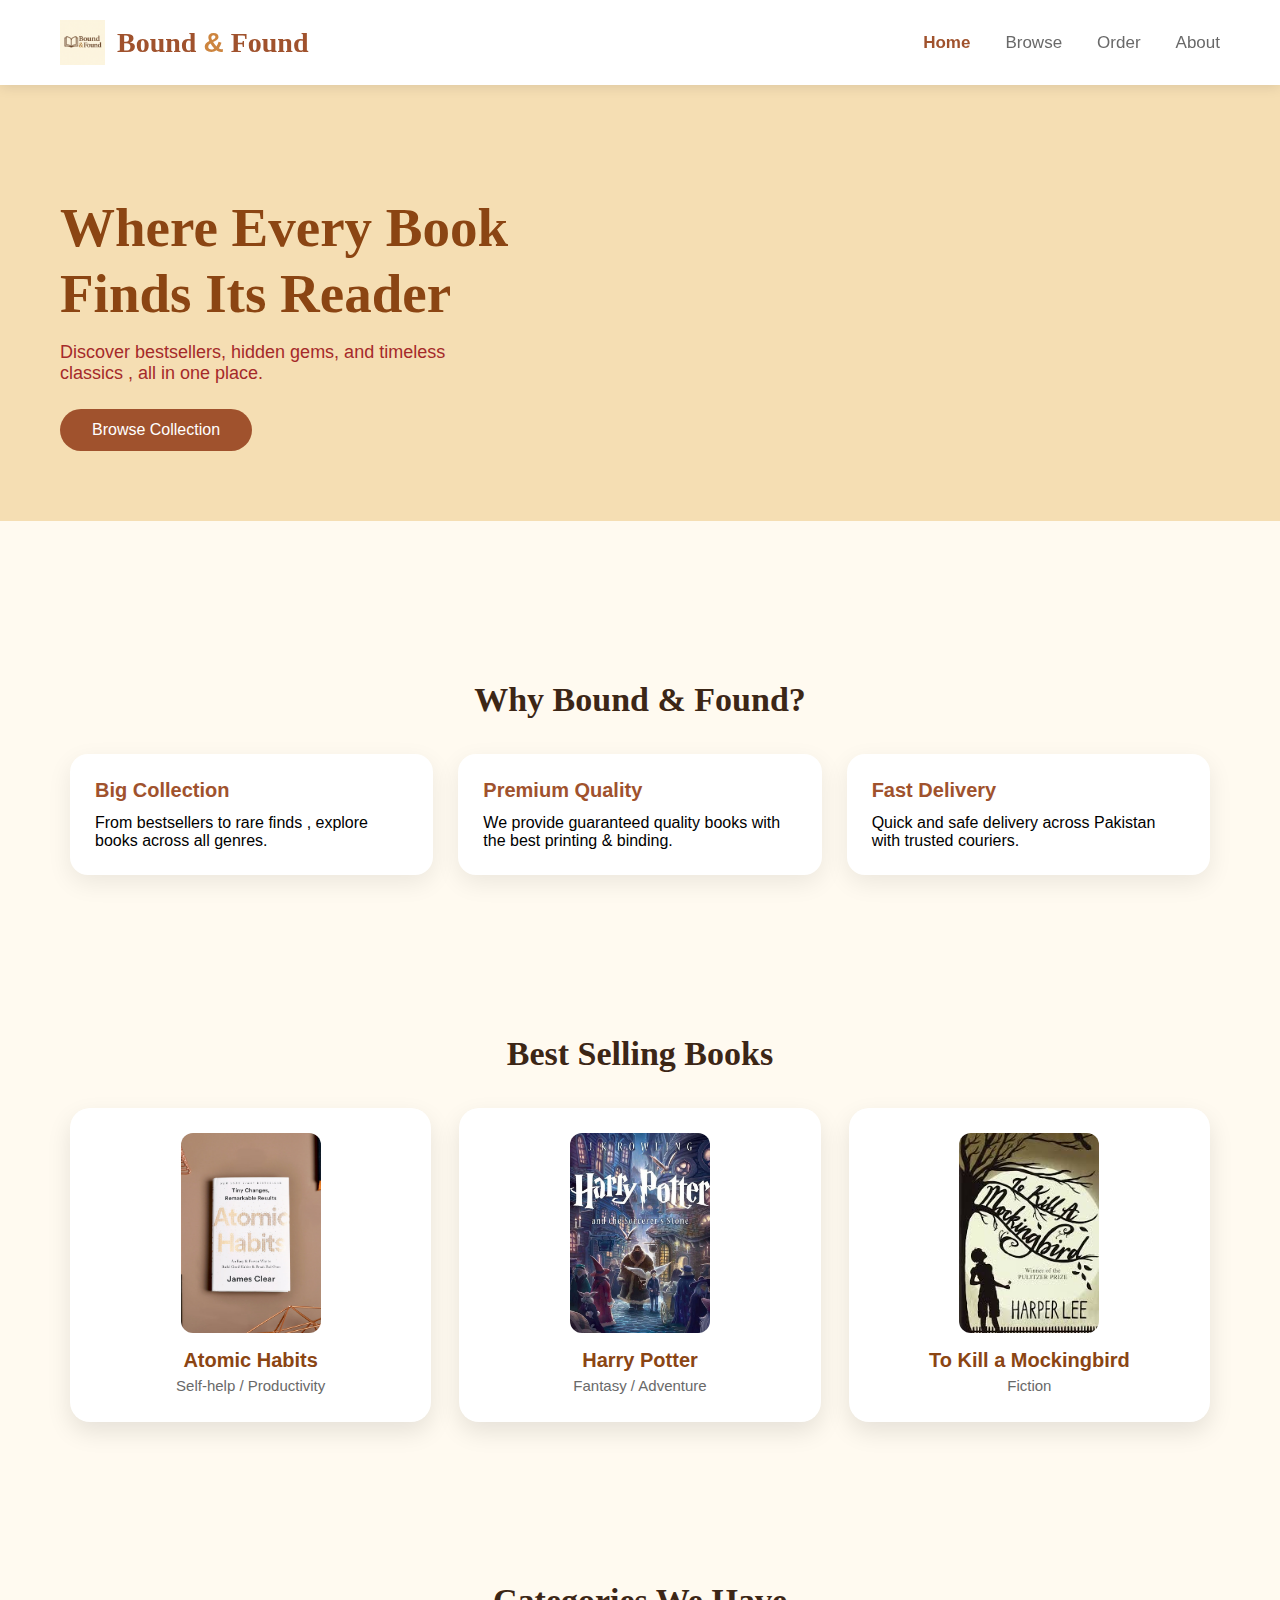
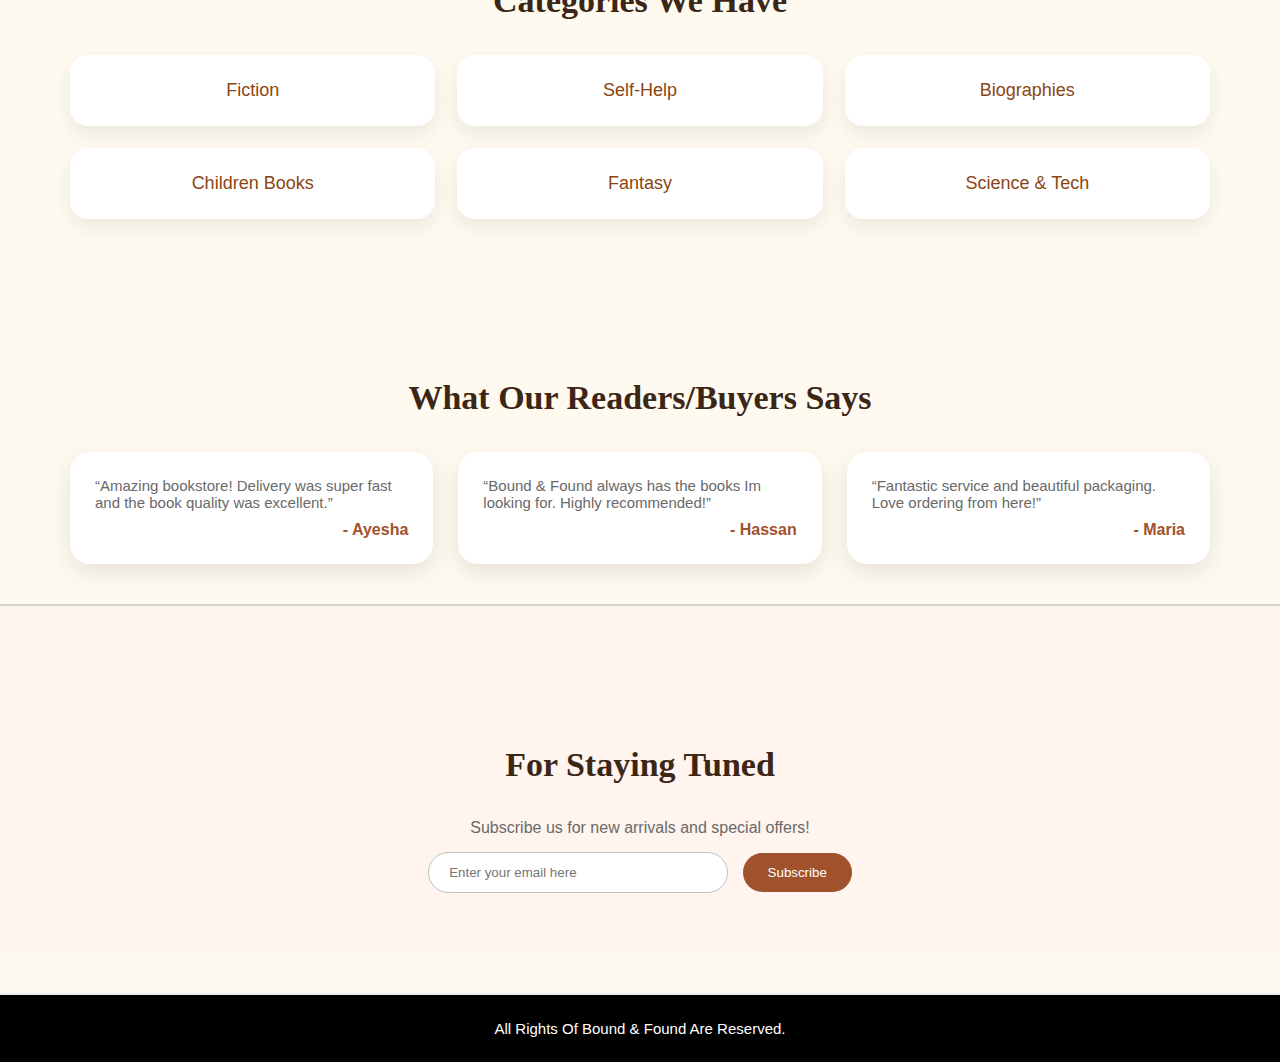
<file: index.html>
<!DOCTYPE html>
<html lang="en">
<head>
    <meta charset="UTF-8">
    <meta name="viewport" content="width=device-width, initial-scale=1.0">
    <title>Bound & Found | Online Bookstore</title>
    <link rel="stylesheet" href="css/style.css">
</head>
<body>


    <header class="navbar">
        <div class="logo-box">
            <img src="images\IMG_6926.PNG" class="logo-img" alt="Bound & Found Logo">
            <h1 class="logo-text">Bound <span>&</span> Found</h1>
        </div>
        <nav>
            <ul class="nav-links">
                <li><a class="active" href="#">Home</a></li>
                <li><a href="books.html">Browse</a></li>
                <li><a href="order.html">Order</a></li>
                <li><a href="about.html">About</a></li>
            </ul>
        </nav>
    </header>
    <section class="hero">
        <div class="hero-content">
            <h2 class="hero-title">Where Every Book <br> Finds Its Reader</h2>
            <p class="hero-subtitle">Discover bestsellers, hidden gems, and timeless classics , all in one place.</p>
            <a href="books.html" class="hero-btn">Browse Collection</a>
        </div>
    </section>
    <section class="why">
        <h2 class="section-title">Why Bound & Found?</h2>
        <div class="why-grid">
            <div class="why-card">
                <h3>Big Collection</h3>
                <p>From bestsellers to rare finds , explore books across all genres.</p>
            </div>
            <div class="why-card">
                <h3> Premium Quality</h3>
                <p>We provide guaranteed quality books with the best printing & binding.</p>
            </div>
            <div class="why-card">
                <h3> Fast Delivery</h3>
                <p>Quick and safe delivery across Pakistan with trusted couriers.</p>
            </div>
        </div>
    </section>
    <section class="featured">
        <h2 class="section-title">Best Selling Books</h2>
        <div class="featured-grid">
            <div class="book-card">
                <img src="images\atomic-habits.jpg" alt="">
                <h3>Atomic Habits</h3>
                <p>Self-help / Productivity</p>
            </div>
            <div class="book-card">
                <img src="images\download.jpeg" alt="">
                <h3>Harry Potter</h3>
                <p>Fantasy / Adventure</p>
            </div>
            <div class="book-card">
            <img src="images\mocking bird.jpeg" alt="">
                <h3>To Kill a Mockingbird</h3>
                <p>Fiction</p>
        </div>
    </section>

  
    <section class="categories">
        <h2 class="section-title">Categories We Have</h2>
        <div class="cat-grid">
            <div class="cat-card">Fiction</div>
            <div class="cat-card">Self-Help</div>
            <div class="cat-card">Biographies</div>
            <div class="cat-card">Children Books</div>
            <div class="cat-card">Fantasy</div>
            <div class="cat-card">Science & Tech</div>
        </div>
    </section>
    <section class="comments">
        <h2 class="section-title">What Our Readers/Buyers Says</h2>
        <div class="comments-grid">
            <div class="comments-card">
                <p>“Amazing bookstore! Delivery was super fast and the book quality was excellent.”</p>
                <h4>- Ayesha</h4>
            </div>
            <div class="comments-card">
                <p>“Bound & Found always has the books Im looking for. Highly recommended!”</p>
                <h4>- Hassan</h4>
            </div>
            <div class="comments-card">
                <p>“Fantastic service and beautiful packaging. Love ordering from here!”</p>
                <h4>- Maria</h4>
            </div>
        </div>
    </section>

    
    <section class="updates">
        <h2 class="section-title">For Staying Tuned</h2>
        <p class="updates-text">Subscribe us for new arrivals and special offers!</p>
        <form class="updates-form">
            <input type="email" placeholder="Enter your email here" required>
            <button type="submit">Subscribe</button>
        </form>
    </section>

  
    <footer class="footer">
        <p>All Rights Of Bound & Found Are Reserved.</p>
    </footer>

</body>
</html>
</file>
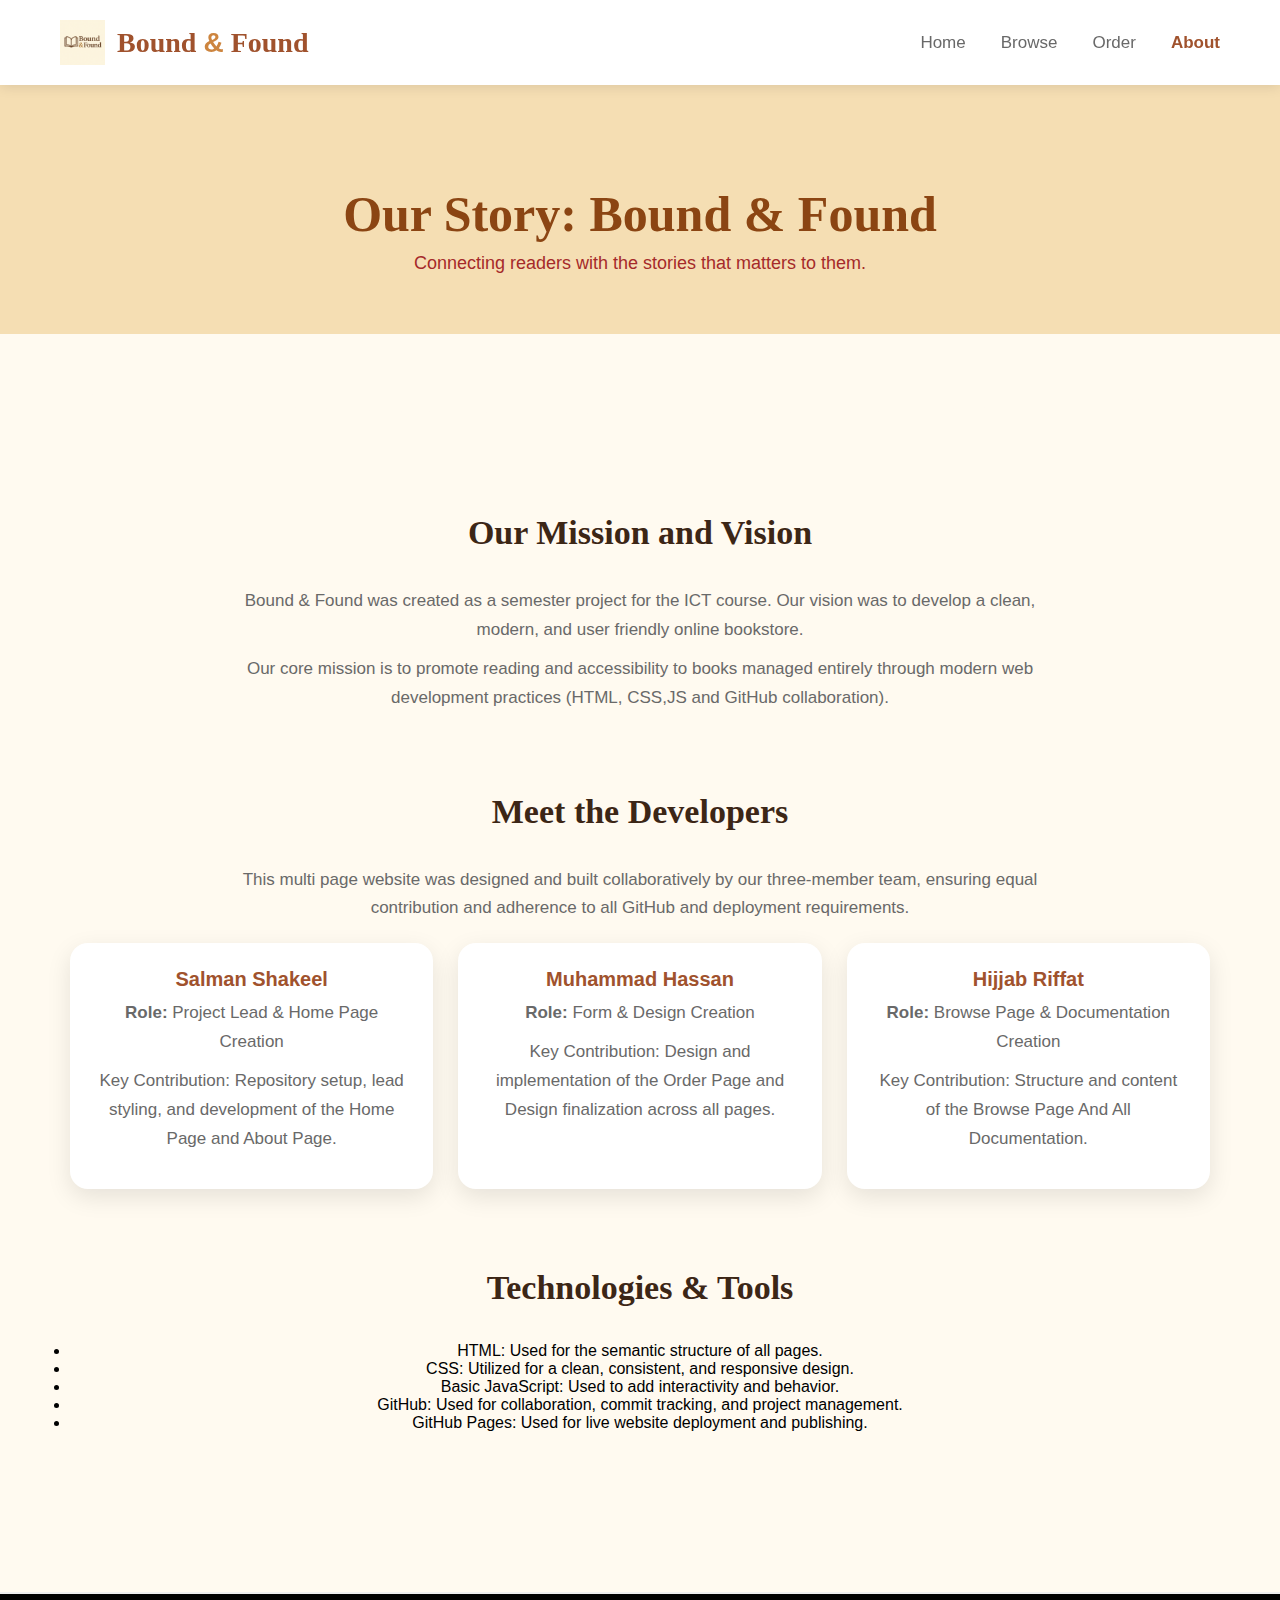
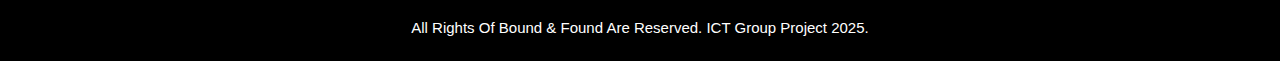
<file: about.html>
<!DOCTYPE html>
<html lang="en">
<head>
    <meta charset="UTF-8">
    <meta name="viewport" content="width=device-width, initial-scale=1.0">
    <title>About Us | Bound & Found</title>
    <link rel="stylesheet" href="css/style.css">
</head>
<body>

    <header class="navbar">
        <div class="logo-box">
            <img src="images/IMG_6926.PNG" class="logo-img" alt="Bound & Found Logo">
            <h1 class="logo-text">Bound <span>&</span> Found</h1>
        </div>
        <nav>
            <ul class="nav-links">
                <li><a href="index.html">Home</a></li>
                <li><a href="books.html">Browse</a></li>
                <li><a href="order.html">Order</a></li>
                <li><a class="active" href="about.html">About</a></li>
            </ul>
        </nav>
    </header>

    <section class="about-hero">
        <h1>Our Story: Bound & Found</h1>
        <p>Connecting readers with the stories that matters to them.</p>
    </section>

    <main class="about-container">
        
        <div class="about-box">
            <h2 class="section-title">Our Mission and Vision</h2>
            <p>
                Bound & Found was created as a semester project for the ICT course. Our vision was to develop a clean, modern, and user friendly online bookstore.
            </p>
            <p>
                Our core mission is to promote reading and accessibility to books  managed entirely through modern web development practices (HTML, CSS,JS and GitHub collaboration).
            </p>
            </div>

        <div class="about-box">
            <h2 class="section-title">Meet the Developers </h2>
            <p>
                This multi page website was designed and built collaboratively by our three-member team, ensuring equal contribution and adherence to all GitHub and deployment requirements.
            </p>

            <div class="team-grid">
                
                <div class="team-card">
                    <h3>Salman Shakeel</h3>
                    <p><strong>Role:</strong> Project Lead & Home Page Creation</p>
                    <p>
                        Key Contribution: Repository setup, lead styling, and development of the Home Page and About Page.
                    </p>
                </div>
                
                <div class="team-card">
                    <h3>Muhammad Hassan</h3>
                    <p><strong>Role:</strong> Form & Design Creation</p>
                    <p>
                        Key Contribution: Design and implementation of the Order Page and Design finalization across all pages.
                </div>
                
                <div class="team-card">
                    <h3>Hijjab Riffat</h3>
                    <p><strong>Role:</strong> Browse Page & Documentation Creation</p>
                    <p>
                        Key Contribution: Structure and content of the Browse Page And All Documentation.
                    </p>
                </div>

            </div>
        </div>
        
        <div class="about-box">
            <h2 class="section-title">Technologies & Tools</h2>
            <ul class="tech-list">
                <li>HTML: Used for the semantic structure of all pages.</li>
                <li>CSS: Utilized for a clean, consistent, and responsive design.</li>
                <li>Basic JavaScript: Used to add interactivity and behavior. </li>
                <li>GitHub: Used for collaboration, commit tracking, and project management.</li>
                <li>GitHub Pages: Used for live website deployment and publishing.</li>
            </ul>
        </div>
    </main>

    <footer class="footer">
        <p>All Rights Of Bound & Found Are Reserved. ICT Group Project 2025.</p>
    </footer>

</body>
</html>
</file>
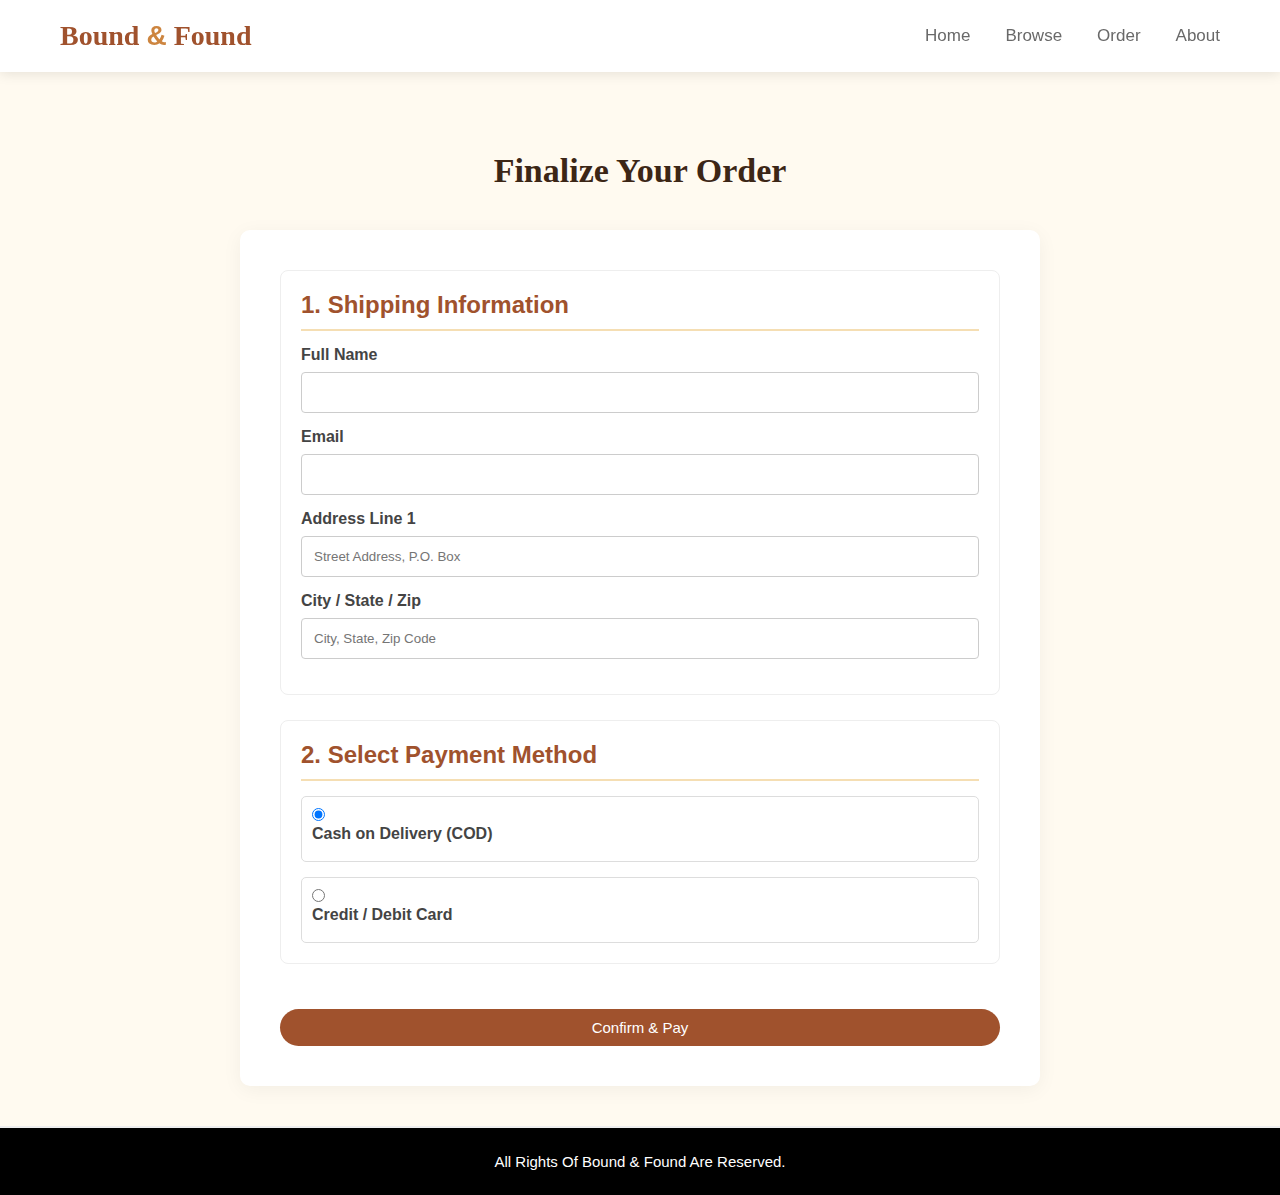
<file: checkout.html>
<!DOCTYPE html>
<html lang="en">
<head>
    <meta charset="UTF-8">
    <meta name="viewport" content="width=device-width, initial-scale=1.0">
    <title>Checkout - Payment & Address</title>
    <link href="css/style.css" rel="stylesheet">
    <style>
        .checkout-container {
            max-width: 800px;
            margin: 40px auto;
            padding: 40px;
            background: white;
            border-radius: 10px;
            box-shadow: 0 4px 20px rgba(0, 0, 0, 0.05);
            min-height: 70vh;
        }

        .checkout-form-group {
            margin-bottom: 25px;
            padding: 20px;
            border: 1px solid #eee;
            border-radius: 8px;
        }

        .checkout-form-group h2 {
            font-size: 24px;
            color: sienna;
            border-bottom: 2px solid wheat;
            padding-bottom: 10px;
            margin-bottom: 15px;
        }

        label {
            display: block;
            margin-bottom: 8px;
            font-weight: 600;
            color: #444;
        }

        input[type="text"], input[type="email"] {
            width: 100%;
            padding: 12px;
            margin-bottom: 15px;
            border: 1px solid #ccc;
            border-radius: 4px;
            box-sizing: border-box;
        }

        .payment-options {
            display: flex;
            flex-direction: column;
            gap: 15px;
            margin-top: 10px;
        }

        .payment-options div {
            padding: 10px;
            border: 1px solid #ddd;
            border-radius: 5px;
            cursor: pointer;
            transition: 0.2s;
        }

        .payment-options div:hover {
            background: floralwhite;
        }

        .payment-options input[type="radio"] {
            margin-right: 10px;
        }

        #card-details {
            margin-top: 15px;
            padding: 15px;
            border-top: 1px dashed #ccc;
            display: none;
        }

        .card-row {
            display: flex;
            gap: 20px;
        }

        .card-row .input-wrapper {
            flex: 1;
        }
    </style>
</head>
<body>
    <header class="navbar">
        <div class="logo-box">
            <h1 class="logo-text">Bound <span>&</span> Found</h1>
        </div>
        <nav>
            <ul class="nav-links">
                <li><a href="index.html">Home</a></li>
                <li><a href="books.html">Browse</a></li>
                <li><a href="order.html">Order</a></li>
                <li><a href="about.html">About</a></li>
            </ul>
        </nav>
    </header>

    <div class="heading-container">
        <h1 class="section-title">Finalize Your Order</h1>
    </div>

    <div class="checkout-container">
        <form id="checkout-form">
            <div class="checkout-form-group">
                <h2>1. Shipping Information</h2>
                <label for="name">Full Name</label>
                <input type="text" id="name" name="name" required>

                <label for="email">Email</label>
                <input type="email" id="email" name="email" required>

                <label for="address">Address Line 1</label>
                <input type="text" id="address" name="address" placeholder="Street Address, P.O. Box" required>

                <label for="city">City / State / Zip</label>
                <input type="text" id="city" name="city" placeholder="City, State, Zip Code" required>
            </div>

            <div class="checkout-form-group">
                <h2>2. Select Payment Method</h2>
                <div class="payment-options">
                    <div>
                        <input type="radio" id="cod" name="paymentMethod" value="cod" required checked>
                        <label for="cod">Cash on Delivery (COD)</label>
                    </div>
                    <div>
                        <input type="radio" id="card" name="paymentMethod" value="card">
                        <label for="card">Credit / Debit Card</label>
                    </div>
                </div>

                <div id="card-details">
                    <label for="cardNumber">Card Number</label>
                    <input type="text" id="cardNumber" placeholder="XXXX XXXX XXXX XXXX">
                    
                    <div class="card-row">
                        <div class="input-wrapper">
                            <label for="expiry">Expiry (MM/YY)</label>
                            <input type="text" id="expiry" placeholder="01/26">
                        </div>
                        <div class="input-wrapper">
                            <label for="cvv">CVV</label>
                            <input type="text" id="cvv" placeholder="123">
                        </div>
                    </div>
                </div>
            </div>

            <button type="submit" class="add-cart-btn" style="width: 100%; margin-top: 20px;">
                Confirm & Pay
            </button>
        </form>
    </div>

    <footer class="footer">
        <p>All Rights Of Bound & Found Are Reserved.</p>
    </footer>

    <script src="script.js"></script>
</body>
</html>
</file>
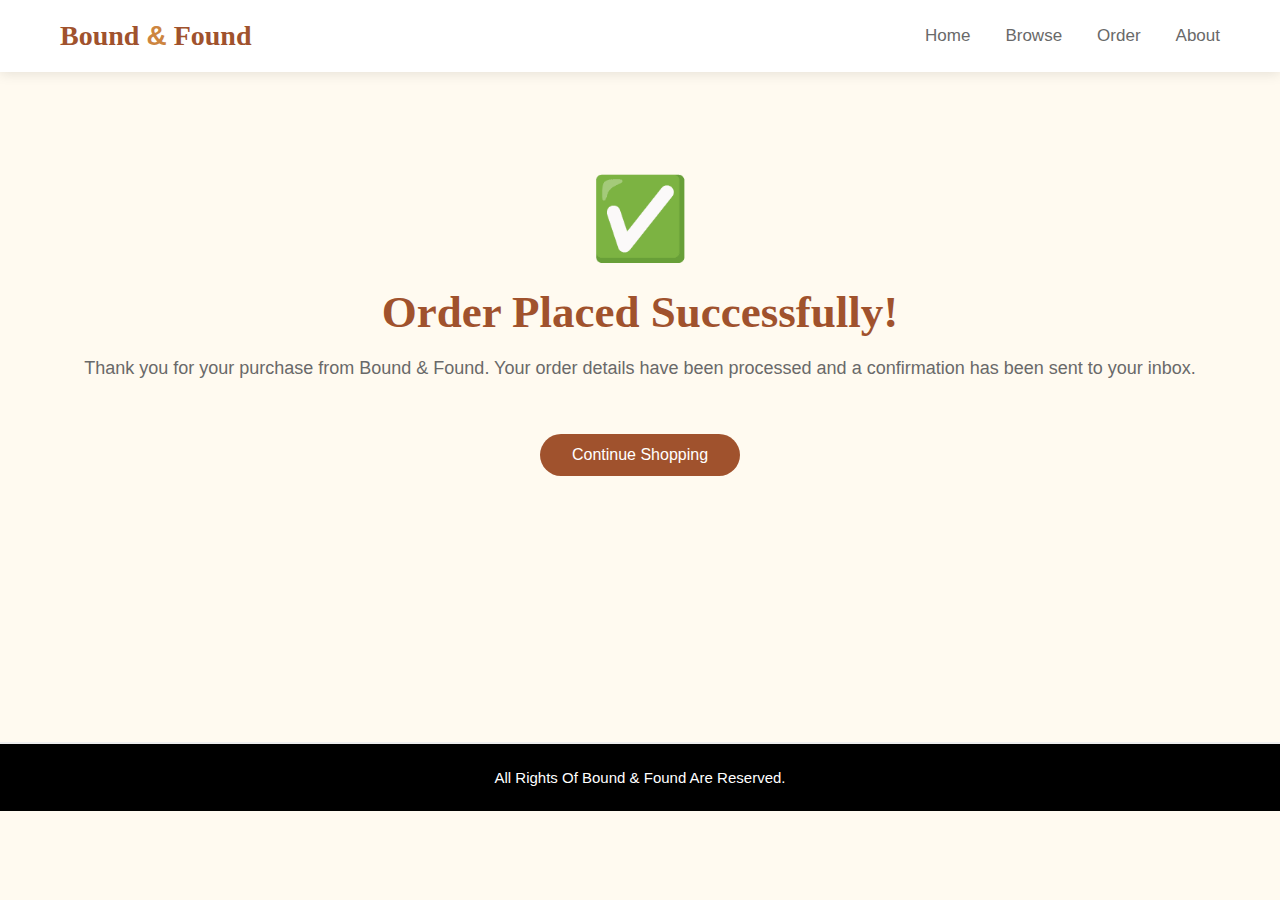
<file: order-success.html>
<!DOCTYPE html>
<html lang="en">
<head>
    <meta charset="UTF-8">
    <meta name="viewport" content="width=device-width, initial-scale=1.0">
    <title>Order Success</title>
    <link href="css/style.css" rel="stylesheet">
    <style>
        .success-container {
            text-align: center;
            padding: 100px 70px;
            min-height: 70vh;
        }
        .success-container h1 {
            font-size: 45px;
            color: sienna;
            margin-bottom: 20px;
            font-family: 'Playfair Display', serif;
        }
        .success-container p {
            font-size: 18px;
            color: dimgray;
            margin-bottom: 30px;
        }
        .success-icon {
            font-size: 80px;
            color: forestgreen;
            margin-bottom: 20px;
            display: block;
        }
    </style>
</head>
<body>
    <header class="navbar">
        <div class="logo-box">
            <h1 class="logo-text">Bound <span>&</span> Found</h1>
        </div>
        <nav>
            <ul class="nav-links">
                <li><a href="index.html">Home</a></li>
                <li><a href="books.html">Browse</a></li>
                <li><a href="order.html">Order</a></li>
                <li><a href="about.html">About</a></li>
                
            </ul>
        </nav>
    </header>

    <div class="success-container">
        <span class="success-icon">✅</span>
        <h1>Order Placed Successfully!</h1>
        <p>Thank you for your purchase from Bound & Found. Your order details have been processed  and a confirmation has been sent to your inbox.</p>
        <a href="books.html" class="hero-btn">Continue Shopping</a>
    </div>

    <footer class="footer">
        <p>All Rights Of Bound & Found Are Reserved.</p>
    </footer>
    <script src="script.js"></script>
</body>
</html>
</file>
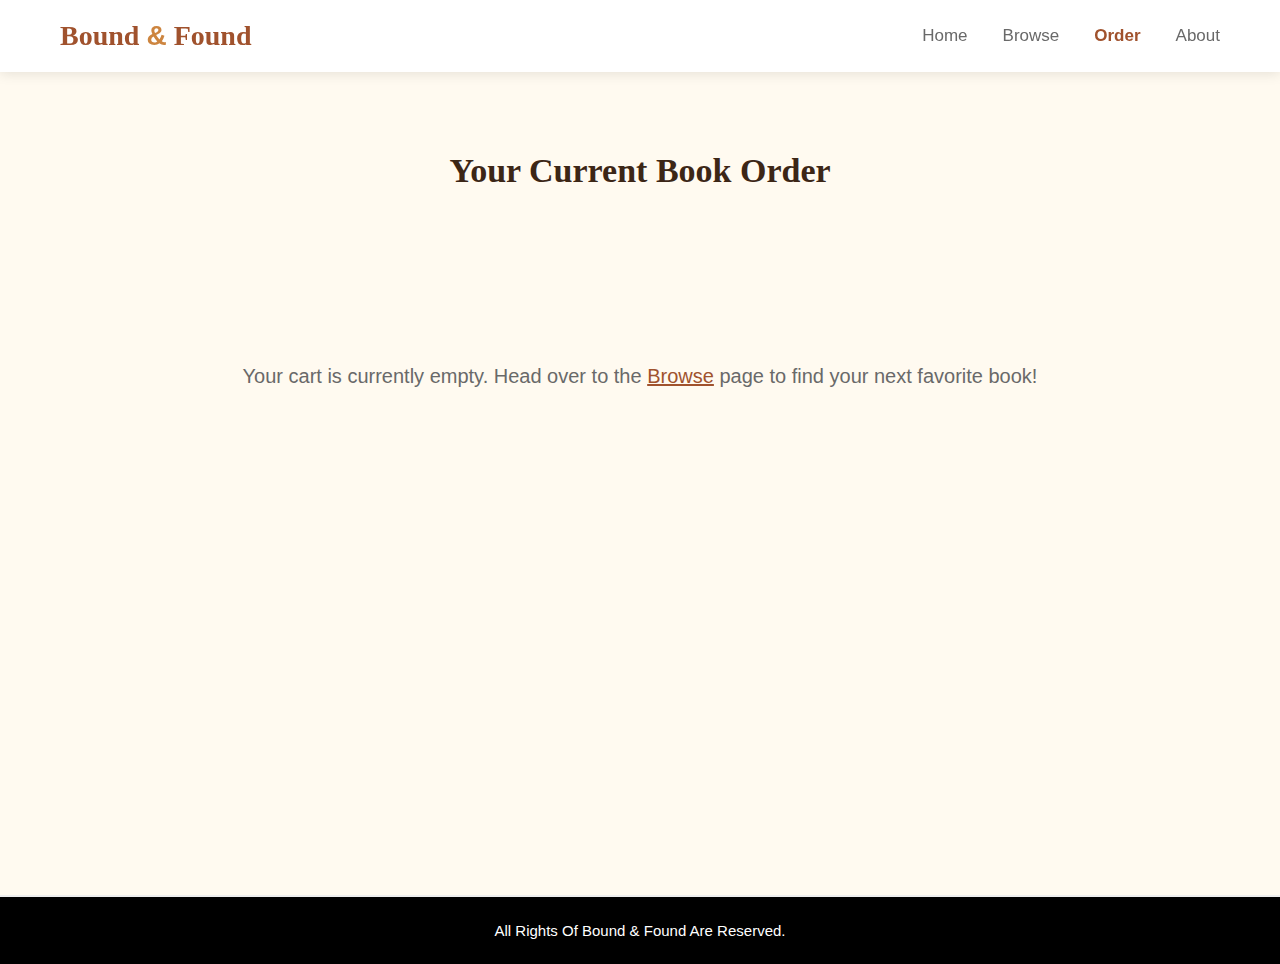
<file: order.html>
<!DOCTYPE html>
<html lang="en">
<head>
    <meta charset="UTF-8">
    <meta name="viewport" content="width=device-width, initial-scale=1.0">
    <title>Your Order - Bound & Found</title>
    <link href="css/style.css" rel="stylesheet">
    <style>
        /* Specific styles for the order page */
        .cart-container {
            padding: 40px 70px;
            min-height: 70vh;
        }
        .cart-item {
            display: flex;
            justify-content: space-between;
            align-items: center;
            padding: 15px 0;
            border-bottom: 1px dashed #ccc;
        }
        .item-details {
            display: flex;
            align-items: center;
            gap: 20px;
        }
        .item-details img {
            width: 60px;
            height: 90px;
            object-fit: cover;
            border-radius: 5px;
        }
        .item-info h4 {
            color: saddlebrown;
            font-size: 18px;
        }
        .item-info p {
            color: dimgray;
            font-size: 14px;
        }
        .item-actions {
            display: flex;
            align-items: center;
            gap: 15px;
        }
        .item-price {
            font-weight: 600;
            color: #333;
        }
        .remove-btn {
            background: #D9534F; /* Red color for removal */
            color: white;
            border: none;
            padding: 8px 12px;
            border-radius: 5px;
            cursor: pointer;
            font-size: 14px;
            transition: 0.3s;
        }
        .remove-btn:hover {
            background: #C9302C;
        }
        .cart-summary {
            margin-top: 40px;
            padding: 20px;
            border-top: 2px solid sienna;
            max-width: 400px;
            margin-left: auto;
            background: white;
            border-radius: 10px;
            box-shadow: 0 5px 15px rgba(0, 0, 0, 0.05);
        }
        .summary-line {
            display: flex;
            justify-content: space-between;
            margin-bottom: 10px;
            font-size: 16px;
        }
        .summary-total {
            font-size: 20px;
            font-weight: 700;
            color: sienna;
            border-top: 1px solid #ddd;
            padding-top: 10px;
            margin-top: 10px;
        }
        .empty-cart {
            text-align: center;
            padding: 100px 0;
            font-size: 20px;
            color: dimgray;
        }
    </style>
</head>
<body>
    <header class="navbar">
        <div class="logo-box">
            <h1 class="logo-text">Bound <span>&</span> Found</h1>
        </div>
        <nav>
            <ul class="nav-links">
                <li><a href="index.html">Home</a></li>
                <li><a href="books.html">Browse</a></li>
                <li><a class="active" href="order.html">Order</a></li>
                <li><a href="about.html">About</a></li>
            </ul>
        </nav>
    </header>

    <div class="heading-container">
        <h1 class="section-title">Your Current Book Order</h1>
    </div>

    <div class="cart-container">
        <div id="cart-items-list">
            </div>

        <div id="cart-summary" class="cart-summary" style="display:none;">
            <h2>Order Summary</h2>
            <div class="summary-line">
                <span>Subtotal:</span>
                <span id="cart-subtotal"></span>
            </div>
            <div class="summary-line">
                <span>Tax (5%):</span>
                <span id="cart-tax"></span>
            </div>
            <div class="summary-total summary-line">
                <span>Grand Total:</span>
                <span id="cart-total"></span>
            </div>
            <button id="checkout-btn" class="add-cart-btn" style="width: 100%; margin-top: 20px;">
                Proceed to Checkout
            </button>
        </div>
        
        <div id="empty-cart-message" class="empty-cart" style="display:none;">
            Your cart is currently empty. Head over to the <a href="books.html" style="color: sienna;">Browse</a> page to find your next favorite book!
        </div>
    </div>

    <footer class="footer">
        <p>All Rights Of Bound & Found Are Reserved.</p>
    </footer>

    <script src="script.js"></script>
</body>
</html>
</file>
<file: css/style.css>
* {
    margin: 0;
    padding: 0;
    box-sizing: border-box;
    font-family: 'Poppins', sans-serif;
}

body {
    background: floralwhite;
    color: black;
    scroll-behavior: smooth;
}
.navbar {
    display: flex;
    justify-content: space-between;
    align-items: center;
    padding: 20px 60px;
    background: white;
    box-shadow: 0 2px 12px rgba(0, 0, 0, 0.1);
    position: sticky;
    top: 0;
    z-index: 100;
}
.logo-box {
    display: flex;
    align-items: center;
    gap: 12px;
}
.logo-img {
    width: 45px;
    height: 45px;
}
.logo-text {
    font-family: 'Playfair Display', serif;
    font-size: 28px;
    font-weight: 700;
    color: sienna;
}
.logo-text span {
    color: peru;
}
.nav-links {
    display: flex;
    list-style: none;
    gap: 35px;
}
.nav-links a {
    text-decoration: none;
    font-size: 17px;
    color: dimgray;
    transition: 0.3s;
    font-weight: 500;
}
.nav-links a:hover,
.nav-links .active {
    color: sienna;
   font-weight: 600;
}
.hero {
    background: wheat;
    padding: 110px 60px;
    background-size: cover;
    background-position: center;
    text-align: left;
    position: relative;
}
.hero-title {
    font-size: 55px;
    line-height: 1.2;
    font-family: 'Playfair Display', serif;
    color: saddlebrown;
}
.hero-subtitle {
    margin-top: 15px;
    color: brown;
    font-size: 18px;
    max-width: 450px;
}
.hero-btn {
    display: inline-block;
    margin-top: 25px;
    padding: 12px 32px;
    background: sienna;
    color: white;
    text-decoration: none;
    border-radius: 30px;
    font-size: 16px;
    transition: 0.3s;
}
.hero-btn:hover {
    background: chocolate;
}
.hero::after {
    content: '';
    position: absolute;
    bottom: -40px;
    left: 0;
    height: 80px;
    width: 100%;
    background: floralwhite;
    border-bottom-left-radius: 50% 40px;
    border-bottom-right-radius: 50% 40px;
}
.section-title {
    text-align: center;
    margin: 80px 0 35px;
    font-size: 30px;
    font-family: 'Playfair Display', serif;
    color: rgb(60, 38, 22);
}
.why {
    padding: 40px 70px;
}
.why-grid {
    display: grid;
    grid-template-columns: repeat(3, 1fr);
    gap: 25px;
}
.why-card {
    background: white;
    padding: 25px;
    border-radius: 18px;
    box-shadow: 0 8px 25px rgba(0, 0, 0, 0.08);
    transition: 0.3s;
}
.why-card:hover {
    transform: translateY(-8px);
}
.why-card h3 {
    margin-bottom: 12px;
    color: sienna;
    font-size: 20px;
}
.featured {
    padding: 40px 70px;
}
.featured-grid {
    display: grid;
    grid-template-columns: repeat(3, 1fr);
    gap: 28px;
}
.book-card {
    background: white;
    border-radius: 20px;
    padding: 25px;
    text-align: center;
    box-shadow: 0 10px 25px rgba(0, 0, 0, 0.1);
    transition: 0.3s ease;
}
.book-card:hover {
    transform: translateY(-10px);
}
.book-card img {
    width: 140px;
    height: 200px;
    object-fit: cover;
    border-radius: 12px;
    margin-bottom: 12px;
}
.book-card h3 {
    color: saddlebrown;
    font-size: 20px;
    margin-bottom: 5px;
}
.book-card p {
    color: dimgray;
}
.categories {
    padding: 40px 70px;
}
.cat-grid {
    display: grid;
    grid-template-columns: repeat(3, 1fr);
    gap: 22px;
}
.cat-card {
    background: white;
    padding: 25px;
    border-radius: 18px;
    text-align: center;
    font-size: 18px;
    font-weight: 500;
    color: saddlebrown;
    box-shadow: 0 8px 20px rgba(0, 0, 0, 0.08);
    transition: 0.3s;
    cursor: pointer;
}
.cat-card:hover {
    background: sienna;
    color: white;
}
.comments {
    padding: 40px 70px;
}
.comments-grid {
    display: grid;
    grid-template-columns: repeat(3, 1fr);
    gap: 25px;
}
.comments-card {
    background: white;
    padding: 25px;
    border-radius: 20px;
    box-shadow: 0 8px 25px rgba(0, 0, 0, 0.1);
}
.comments-card p {
    font-size: 15px;
    color: dimgray;
    margin-bottom: 10px;
}
.comments-card h4 {
    text-align: right;
    color: sienna;
    font-weight: 600;
}
.updates {
    padding: 60px 70px;
    text-align: center;
    background: seashell;
    border-top: 2px solid lightgray;
}
.updates-text {
    color: dimgray;
    margin-bottom: 15px;
}
.updates-form input {
    padding: 12px 20px;
    width: 300px;
    border-radius: 30px;
    border: 1px solid silver;
    outline: none;
    margin-right: 10px;
}

.updates-form button {
    padding: 12px 25px;
    border: none;
    border-radius: 30px;
    background: sienna;
    color: white;
    cursor: pointer;
    transition: 0.3s;
}

.updates-form button:hover {
    background: chocolate;
}
.footer {
    text-align: center;
    padding: 25px;
    background:black;
    border-top: 2px solid #eee;
    font-size: 15px;
    margin-top: 40px;
    color: white;
}
* {
    margin: 0;
    padding: 0;
    box-sizing: border-box;
    font-family: 'Poppins', sans-serif;
}
* {
    margin: 0;
    padding: 0;
    box-sizing: border-box;
    font-family: 'Poppins', sans-serif;
}
body {
    background: floralwhite;
    color: black;
}
.navbar {
    display: flex;
    justify-content: space-between;
    align-items: center;
    padding: 20px 60px;
    background: white;
    box-shadow: 0 2px 12px rgba(0, 0, 0, 0.1);
    position: sticky;
    top: 0;
    z-index: 100;
}
.logo-text {
    font-family: 'Playfair Display', serif;
    font-size: 28px;
    font-weight: 700;
    color: sienna;
}
.logo-text span {
    color: peru;
}
.nav-links {
    display: flex;
    list-style: none;
    gap: 35px;
}
.nav-links a {
    text-decoration: none;
    font-size: 17px;
    color: dimgray;
    transition: 0.3s;
    font-weight: 500;
}
.nav-links a:hover,
.nav-links .active {
    color: sienna;
    font-weight: 600;
}
.heading-container {
    text-align: center;
    margin: 60px 0 30px;
}
.section-title {
    font-size: 34px;
    font-family: 'Playfair Display', serif;
    color: rgb(60, 38, 22);
}
.category {
    padding: 20px 70px 50px;
}
.category h2 {
    margin-bottom: 20px;
    font-size: 35px;
    font-family: 'Playfair Display', serif;
    color: rgb(100, 57, 37);
}
.books-grid {
    display: grid;
    grid-template-columns: repeat(3, 1fr);
    gap: 28px;
}
.book-card {
    background: white;
    border-radius: 20px;
    padding: 25px;
    text-align: center;
    box-shadow: 0 10px 25px rgba(0, 0, 0, 0.1);
    transition: 0.3s ease;
}

.book-card:hover {
    transform: translateY(-10px);
}
.book-card img {
    width: 140px;
    height: 200px;
    object-fit: cover;
    border-radius: 12px;
    margin-bottom: 12px;
}
.book-card h3 {
    color: saddlebrown;
    font-size: 20px;
    margin-bottom: 5px;
}
.book-card p {
    color: dimgray;
    margin-bottom: 3px;
    font-size: 15px;
}
.add-cart-btn {
    margin-top: 12px;
    padding: 10px 25px;
    background: sienna;
    border: none;
    color: white;
    border-radius: 25px;
    font-size: 15px;
    cursor: pointer;
    transition: 0.3s;
}
.add-cart-btn:hover {
    background: chocolate;
}
.about-hero {
    background: wheat;
    text-align: center;
    padding: 100px 20px;
    color: saddlebrown;
    position: relative;
}

.about-hero h1 {
    font-size: 50px;
    font-family: 'Playfair Display', serif;
}

.about-hero p {
    margin-top: 10px;
    color: brown;
    font-size: 18px;
}
.about-hero::after {
    content: '';
    position: absolute;
    bottom: -40px;
    left: 0;
    height: 80px;
    width: 100%;
    background: floralwhite;
    border-bottom-left-radius: 50% 40px;
    border-bottom-right-radius: 50% 40px;
}

.about-container {
    padding: 60px 70px;
}

.about-box {
    margin-bottom: 60px;
    text-align: center;
}

.about-box p {
    max-width: 800px;
    margin: auto;
    font-size: 17px;
    line-height: 1.7;
    color: dimgray;
    margin-bottom: 10px;
}

.about-grid {
    margin-top: 20px;
}
.team-grid {
    display: grid;
    grid-template-columns: repeat(3, 1fr);
    gap: 25px;
    margin-top: 20px;
}

.team-card {
    background: white;
    padding: 25px;
    border-radius: 18px;
    box-shadow: 0 8px 25px rgba(0,0,0,0.1);
    transition: 0.3s ease;
}

.team-card:hover {
    transform: translateY(-6px);
}

.team-card h3 {
    color: sienna;
    font-size: 20px;
}

.team-card p {
    color: dimgray;
    margin-top: 8px;
}
</file>
